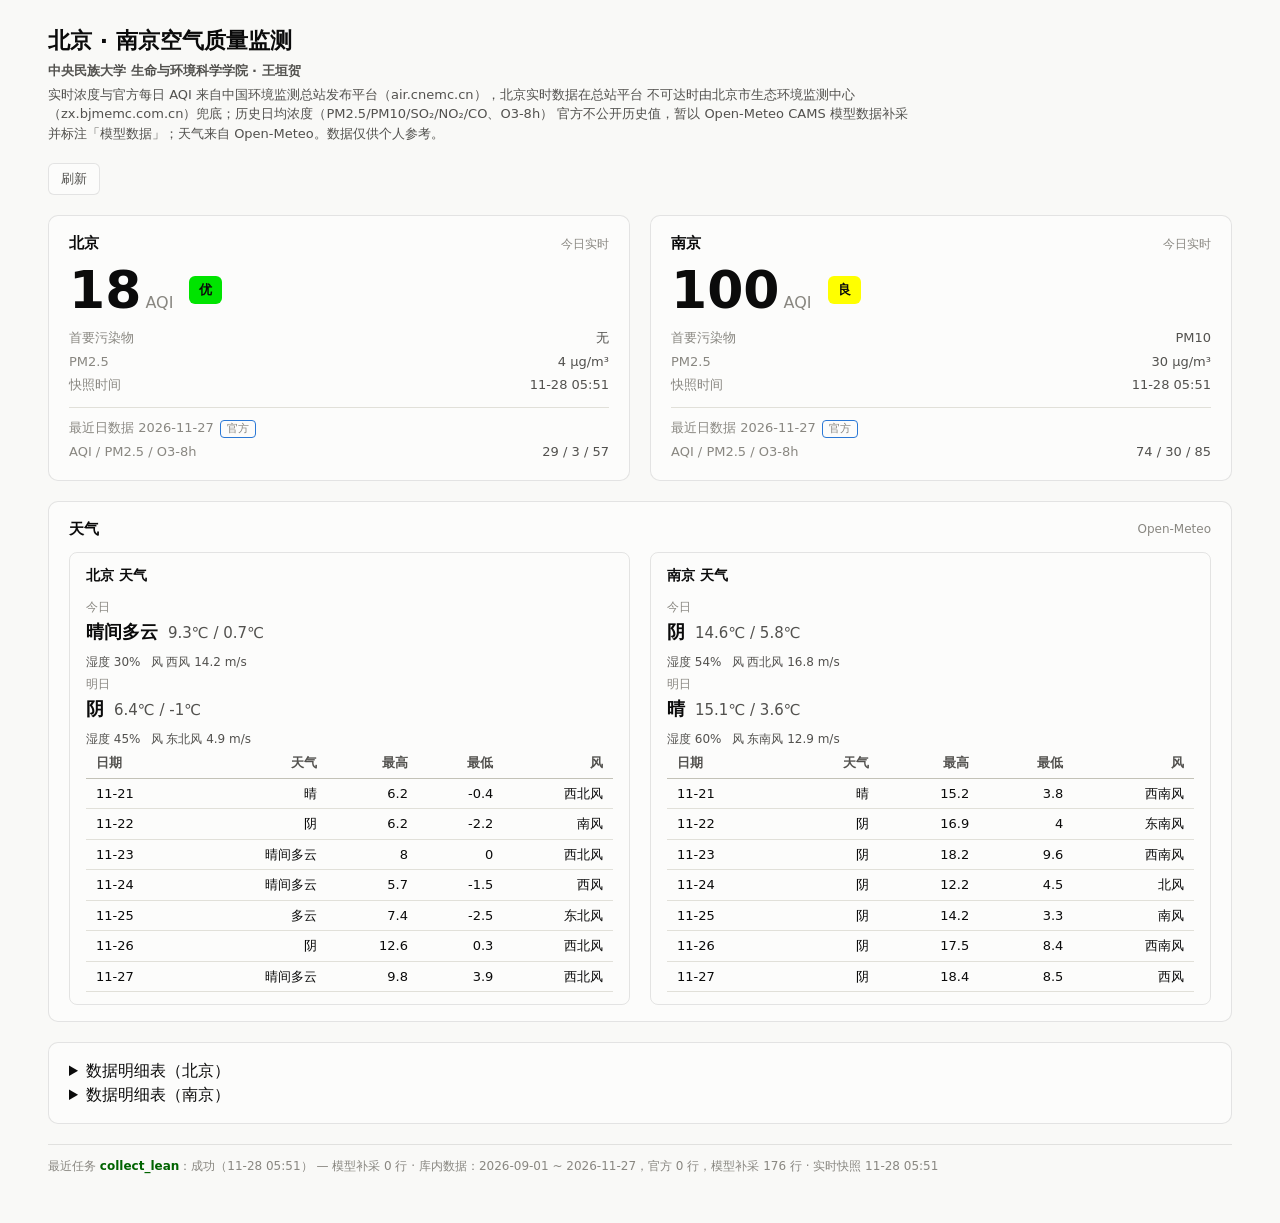
<file: static/index.html>
<!DOCTYPE html>
<html lang="zh-CN">
<head>
<meta charset="UTF-8">
<meta name="viewport" content="width=device-width, initial-scale=1.0">
<title>北京 · 南京空气质量监测</title>
<link rel="stylesheet" href="style.css">
</head>
<body class="viz-root">
<header class="page-header">
  <h1>北京 · 南京空气质量监测</h1>
  <p class="byline">中央民族大学 生命与环境科学学院 · 王垣贺</p>
  <p class="subtitle">
    实时浓度与官方每日 AQI 来自中国环境监测总站发布平台（air.cnemc.cn），北京实时数据在总站平台
    不可达时由北京市生态环境监测中心（zx.bjmemc.com.cn）兜底；历史日均浓度（PM2.5/PM10/SO₂/NO₂/CO、O3-8h）
    官方不公开历史值，暂以 Open-Meteo CAMS 模型数据补采并标注「模型数据」；天气来自 Open-Meteo。数据仅供个人参考。
  </p>
  <div class="actions">
    <button id="btn-collect" class="btn">立即补采</button>
    <button id="btn-refresh" class="btn btn-ghost">刷新</button>
  </div>
</header>

<!-- KPI 卡 -->
<section class="kpi-row" id="kpi-row"></section>

<!-- 天气 -->
<section class="panel">
  <div class="panel-head"><h2>天气</h2><span class="muted">Open-Meteo</span></div>
  <div class="weather-row" id="weather-row"></div>
</section>

<!-- 数据明细（可访问性兜底） -->
<section class="panel">
  <details>
    <summary>数据明细表（北京）</summary>
    <div class="table-wrap"><table id="table-北京"></table></div>
  </details>
  <details>
    <summary>数据明细表（南京）</summary>
    <div class="table-wrap"><table id="table-南京"></table></div>
  </details>
</section>

<!-- 状态角标 -->
<footer class="status-bar" id="status-bar">正在加载…</footer>

<script src="app.js"></script>
</body>
</html>
</file>
<file: static/style.css>
/* 设计 tokens（dataviz 参考色板，浅色模式） */
.viz-root {
  color-scheme: light;
  --surface-1: #fcfcfb;          /* chart surface */
  --surface-page: #f9f9f7;
  --ink-1: #0b0b0b;
  --ink-2: #52514e;
  --ink-3: #898781;
  --gridline: #e1e0d9;
  --axis: #c3c2b7;
  --border: rgba(11, 11, 11, 0.10);
  --series-1: #2a78d6;  /* blue */
  --series-2: #eb6834;  /* orange */
  --series-3: #1baf7a;  /* aqua */
  --series-4: #eda100;  /* yellow */
  --series-5: #e87ba4;  /* magenta */
  --series-6: #008300;  /* green */
  --series-7: #6250d6;  /* violet */
  --series-8: #e34948;  /* red */
}

* { box-sizing: border-box; }

body {
  margin: 0;
  padding: 24px clamp(16px, 4vw, 48px) 48px;
  background: var(--surface-page);
  color: var(--ink-1);
  font-family: system-ui, -apple-system, "Segoe UI", "PingFang SC", "Microsoft YaHei", sans-serif;
  line-height: 1.5;
}

/* ---- 页头 ---- */
.page-header h1 { font-size: 22px; font-weight: 650; margin: 0 0 4px; }
.page-header .byline { color: var(--ink-2); font-size: 13px; font-weight: 600; margin: 0 0 4px; }
.actions { margin: 10px 0 20px; display: flex; gap: 10px; }
.page-header .subtitle {
  color: var(--ink-2); font-size: 13px; margin: 0 0 20px; max-width: 860px;
}

/* ---- 筛选行 ---- */
.filter-bar {
  display: flex; flex-wrap: wrap; align-items: center; gap: 12px;
  margin-bottom: 20px;
}
.presets { display: flex; gap: 4px; }
.presets button, .btn {
  font: inherit; font-size: 13px;
  border: 1px solid var(--border); border-radius: 6px;
  background: var(--surface-1); color: var(--ink-2);
  padding: 5px 12px; cursor: pointer;
}
.presets button:hover, .btn:hover { background: #f1f0ec; }
.presets button.selected { font-weight: 700; color: var(--ink-1); border-color: var(--ink-3); }
.btn { color: var(--ink-1); }
.btn-ghost { color: var(--ink-2); }
.btn:disabled { opacity: 0.5; cursor: not-allowed; }
.custom-range { display: flex; align-items: center; gap: 6px; }
.custom-range input {
  font: inherit; font-size: 13px; padding: 4px 8px;
  border: 1px solid var(--border); border-radius: 6px; background: var(--surface-1);
}
.range-sep { color: var(--ink-3); font-size: 13px; }
.filter-note { color: var(--ink-3); font-size: 12px; }

/* ---- 面板 ---- */
.panel {
  background: var(--surface-1);
  border: 1px solid var(--border);
  border-radius: 10px;
  padding: 16px 20px;
  margin-bottom: 20px;
}
.panel-head { display: flex; align-items: center; justify-content: space-between; margin-bottom: 12px; }
.panel-head h2 { font-size: 15px; font-weight: 650; margin: 0; }
.muted { color: var(--ink-3); font-size: 12px; }

/* ---- KPI 卡 ---- */
.kpi-row { display: grid; grid-template-columns: repeat(auto-fit, minmax(320px, 1fr)); gap: 20px; margin-bottom: 20px; }
.kpi-card {
  background: var(--surface-1);
  border: 1px solid var(--border); border-radius: 10px;
  padding: 16px 20px;
}
.kpi-top { display: flex; align-items: baseline; justify-content: space-between; }
.kpi-city { font-size: 15px; font-weight: 650; }
.kpi-time { color: var(--ink-3); font-size: 12px; }
.kpi-main { display: flex; align-items: center; gap: 16px; margin: 10px 0; }
.kpi-hero { font-size: 52px; font-weight: 700; line-height: 1; }
.kpi-hero .unit { font-size: 16px; color: var(--ink-3); font-weight: 400; margin-left: 4px; }
.level-chip {
  display: inline-flex; align-items: center; gap: 6px;
  border-radius: 6px; padding: 4px 10px; font-size: 13px; font-weight: 600;
}
.kpi-meta { color: var(--ink-2); font-size: 13px; }
.kpi-meta .row { display: flex; justify-content: space-between; padding: 2px 0; }
.kpi-meta .row span:first-child { color: var(--ink-3); }
.source-badge {
  display: inline-block; border-radius: 4px; padding: 0 6px;
  font-size: 11px; border: 1px solid; margin-left: 6px;
}
.source-badge.official { color: var(--series-1); border-color: var(--series-1); }
.source-badge.model { color: var(--series-2); border-color: var(--series-2); }
.model-badge {
  display: inline-block; border-radius: 4px; padding: 1px 6px;
  font-size: 11px; color: var(--series-2); border: 1px solid var(--series-2);
  margin-left: 8px; vertical-align: middle;
}
.placeholder { color: var(--ink-3); font-size: 13px; }

/* ---- 图表 ---- */
.city-charts { display: grid; grid-template-columns: repeat(auto-fit, minmax(460px, 1fr)); gap: 20px; margin-bottom: 20px; }
.chart-panel { background: var(--surface-1); border: 1px solid var(--border); border-radius: 10px; padding: 16px 20px; }
.chart-panel h3 { font-size: 14px; font-weight: 650; margin: 0 0 8px; }
.chart-box { position: relative; height: 260px; }
.chart-box.small { height: 200px; }
.chart-grid { display: grid; grid-template-columns: 1fr 1fr; gap: 16px; }
.sub-title { font-size: 12px; color: var(--ink-2); font-weight: 600; margin: 0 0 6px; }
.chart-box.wide { height: 300px; }

/* ---- 表格 ---- */
.table-wrap { overflow-x: auto; }
table { border-collapse: collapse; width: 100%; font-size: 13px; }
th, td {
  text-align: right; padding: 5px 10px;
  border-bottom: 1px solid var(--gridline);
  font-variant-numeric: tabular-nums;
}
th:first-child, td:first-child { text-align: left; }
th { color: var(--ink-2); font-weight: 600; border-bottom: 1px solid var(--axis); }
tbody tr:hover { background: #f4f3ee; }
td.aqi-cell { font-weight: 600; }
td .level-dot {
  display: inline-block; width: 10px; height: 10px; border-radius: 2px;
  margin-right: 6px; vertical-align: baseline;
}

/* ---- 周边城市 ---- */
.around-groups { display: grid; grid-template-columns: repeat(auto-fit, minmax(360px, 1fr)); gap: 20px; }
.around-group h3 { font-size: 13px; font-weight: 650; color: var(--ink-2); margin: 0 0 8px; }

/* ---- 天气 ---- */
.weather-row { display: grid; grid-template-columns: repeat(auto-fit, minmax(320px, 1fr)); gap: 20px; }
.weather-card { border: 1px solid var(--border); border-radius: 8px; padding: 12px 16px; }
.weather-card h3 { margin: 0 0 8px; font-size: 14px; }
.weather-now { display: flex; align-items: baseline; gap: 10px; margin-bottom: 8px; }
.weather-text { font-size: 18px; font-weight: 650; }
.weather-temp { font-size: 15px; color: var(--ink-2); }
.weather-meta { color: var(--ink-2); font-size: 12px; display: flex; flex-wrap: wrap; gap: 10px; }

/* ---- 状态栏 ---- */
.status-bar {
  color: var(--ink-3); font-size: 12px;
  border-top: 1px solid var(--border); padding-top: 12px; margin-top: 8px;
}
.status-ok { color: #006300; }
.status-fail { color: var(--series-8); }
</file>
